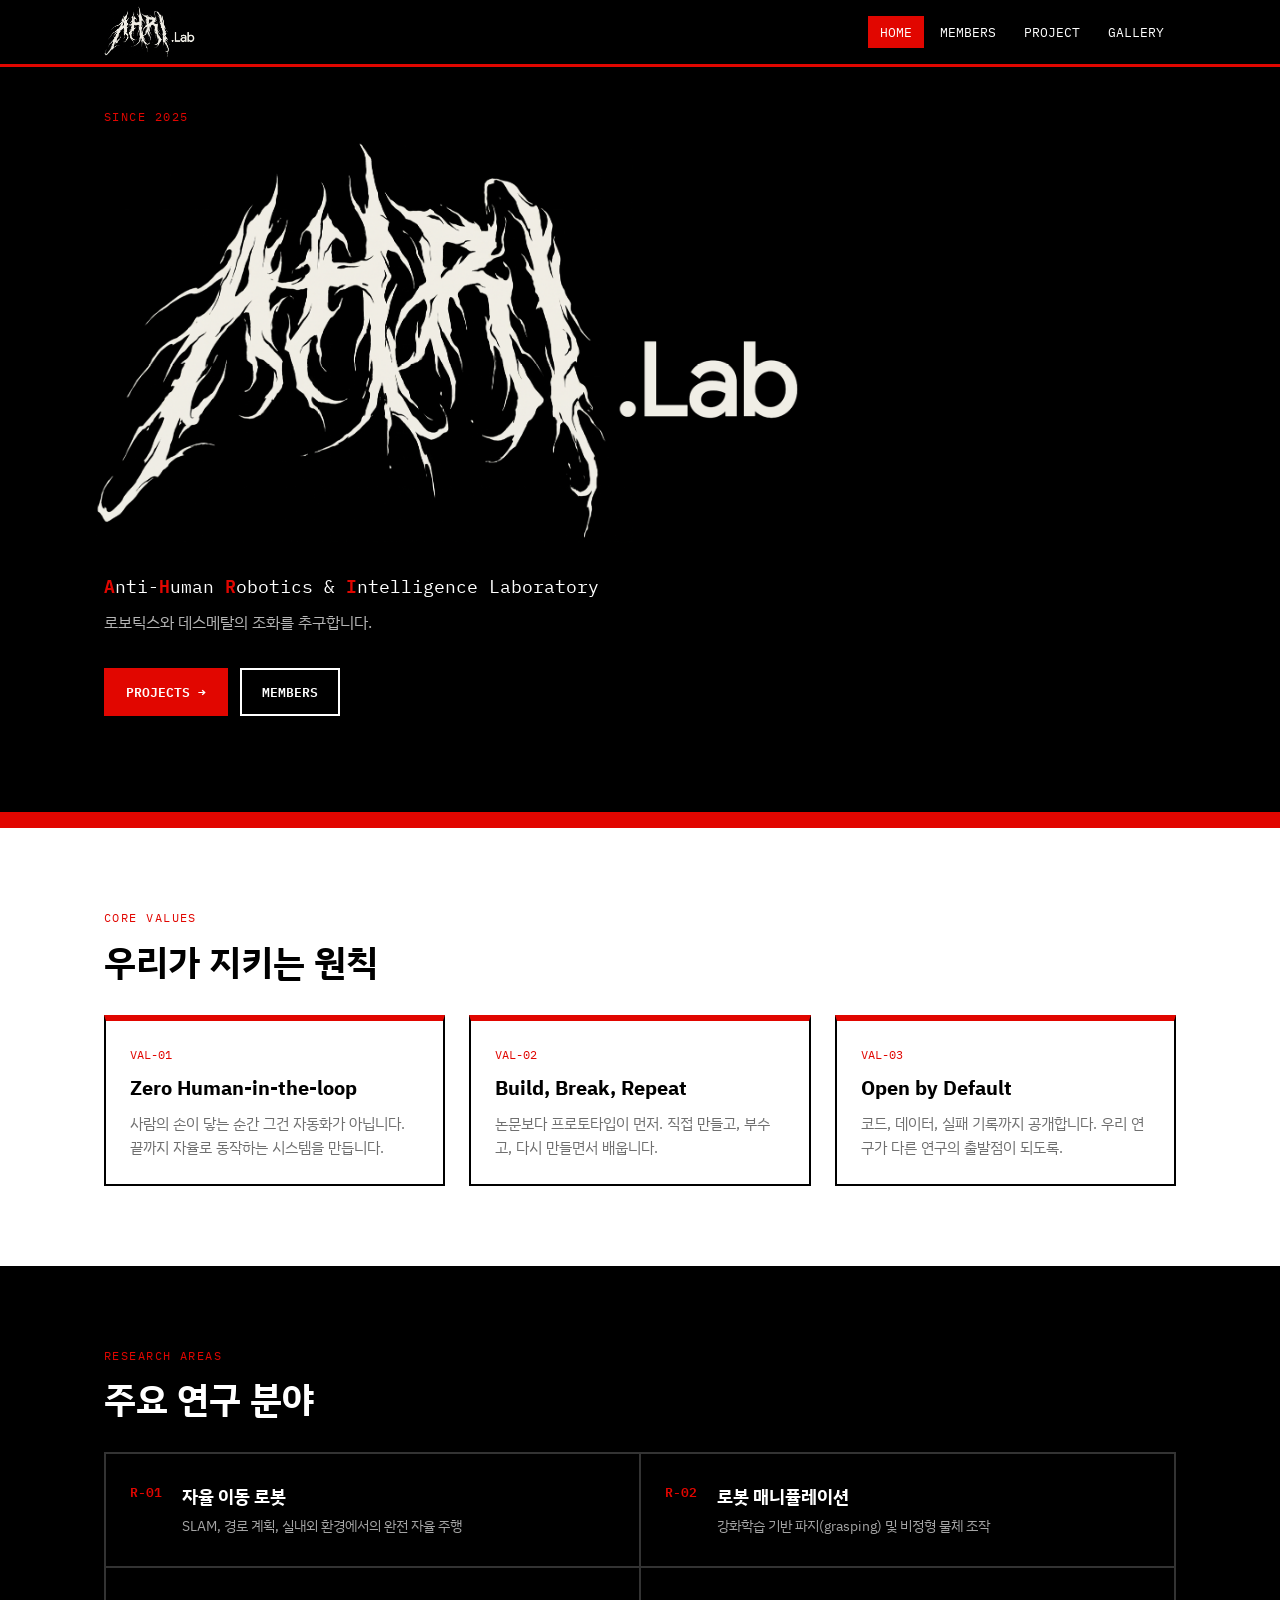
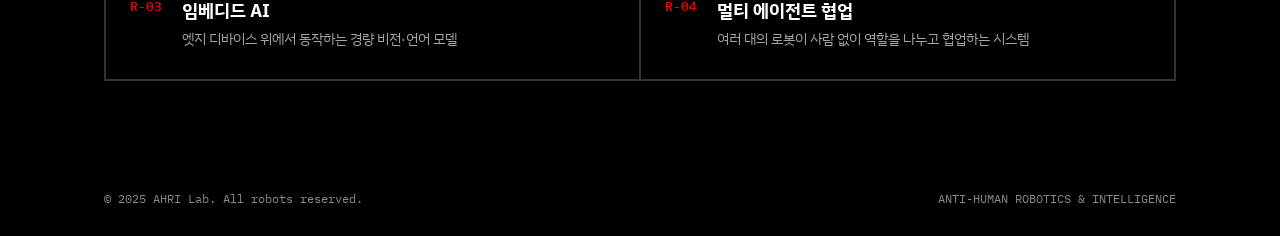
<file: index.html>
<!DOCTYPE html>
<html lang="ko">
<head>
<meta charset="UTF-8">
<meta name="viewport" content="width=device-width, initial-scale=1">
<title>AHRI Lab</title>
<link rel="icon" type="image/png" href="logo-sm.png">
<link rel="preconnect" href="https://fonts.googleapis.com">
<link rel="preconnect" href="https://fonts.gstatic.com" crossorigin>
<link href="https://fonts.googleapis.com/css2?family=IBM+Plex+Mono:wght@400;600&family=IBM+Plex+Sans+KR:wght@400;600;700&display=swap" rel="stylesheet">
<link rel="stylesheet" href="style.css">
</head>
<body>

<header>
  <div class="wrap">
    <a href="index.html" class="logo"><img src="logo-sm.png" alt="AHRI.Lab"></a>
    <nav>
      <a href="index.html" aria-current="page">Home</a>
      <a href="members.html">Members</a>
      <a href="project.html">Project</a>
      <a href="gallery.html">Gallery</a>
    </nav>
  </div>
</header>

<main>
  <section class="hero">
    <div class="wrap">
      <div class="label">Since 2025</div>
      <h1><img src="logo.png" alt="AHRI.Lab"></h1>
      <p class="full"><b>A</b>nti-<b>H</b>uman <b>R</b>obotics &amp; <b>I</b>ntelligence Laboratory</p>
      <p class="lead">로보틱스와 데스메탈의 조화를 추구합니다.</p>
      <div class="cta">
        <a href="project.html" class="btn primary">Projects →</a>
        <a href="members.html" class="btn">Members</a>
      </div>
    </div>
    <div class="bar"></div>
  </section>

  <section>
    <div class="wrap">
      <div class="label">Core Values</div>
      <h2>우리가 지키는 원칙</h2>
      <div class="grid values">
        <div class="box value"><div class="no">VAL-01</div><h3>Zero Human-in-the-loop</h3><p>사람의 손이 닿는 순간 그건 자동화가 아닙니다. 끝까지 자율로 동작하는 시스템을 만듭니다.</p></div>
        <div class="box value"><div class="no">VAL-02</div><h3>Build, Break, Repeat</h3><p>논문보다 프로토타입이 먼저. 직접 만들고, 부수고, 다시 만들면서 배웁니다.</p></div>
        <div class="box value"><div class="no">VAL-03</div><h3>Open by Default</h3><p>코드, 데이터, 실패 기록까지 공개합니다. 우리 연구가 다른 연구의 출발점이 되도록.</p></div>
      </div>
    </div>
  </section>

  <section class="fields-sec">
    <div class="wrap">
      <div class="label">Research Areas</div>
      <h2>주요 연구 분야</h2>
      <div class="grid fields">
        <div class="field"><span class="code">R-01</span><div><h3>자율 이동 로봇</h3><p>SLAM, 경로 계획, 실내외 환경에서의 완전 자율 주행</p></div></div>
        <div class="field"><span class="code">R-02</span><div><h3>로봇 매니퓰레이션</h3><p>강화학습 기반 파지(grasping) 및 비정형 물체 조작</p></div></div>
        <div class="field"><span class="code">R-03</span><div><h3>임베디드 AI</h3><p>엣지 디바이스 위에서 동작하는 경량 비전·언어 모델</p></div></div>
        <div class="field"><span class="code">R-04</span><div><h3>멀티 에이전트 협업</h3><p>여러 대의 로봇이 사람 없이 역할을 나누고 협업하는 시스템</p></div></div>
      </div>
    </div>
  </section>
</main>

<footer>
  <div class="wrap">
    <span>© 2025 AHRI Lab. All robots reserved.</span>
    <span>ANTI-HUMAN ROBOTICS &amp; INTELLIGENCE</span>
  </div>
</footer>
</body>
</html>
</file>
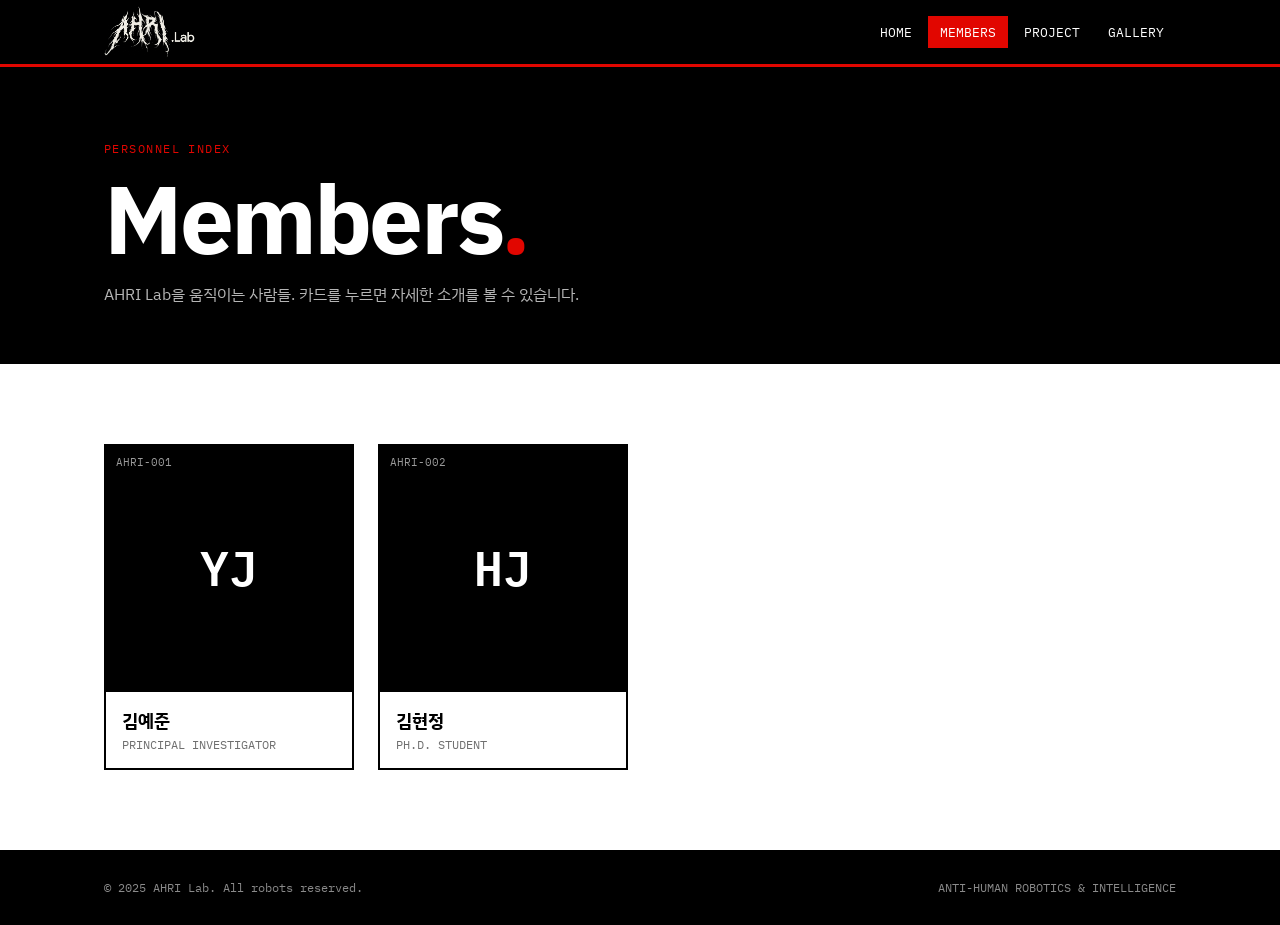
<file: members.html>
<!DOCTYPE html>
<html lang="ko">
<head>
<meta charset="UTF-8">
<meta name="viewport" content="width=device-width, initial-scale=1">
<title>AHRI Lab</title>
<link rel="icon" type="image/png" href="logo-sm.png">
<link rel="preconnect" href="https://fonts.googleapis.com">
<link rel="preconnect" href="https://fonts.gstatic.com" crossorigin>
<link href="https://fonts.googleapis.com/css2?family=IBM+Plex+Mono:wght@400;600&family=IBM+Plex+Sans+KR:wght@400;600;700&display=swap" rel="stylesheet">
<link rel="stylesheet" href="style.css">
</head>
<body>

<header>
  <div class="wrap">
    <a href="index.html" class="logo"><img src="logo-sm.png" alt="AHRI.Lab"></a>
    <nav>
      <a href="index.html">Home</a>
      <a href="members.html" aria-current="page">Members</a>
      <a href="project.html">Project</a>
      <a href="gallery.html">Gallery</a>
    </nav>
  </div>
</header>

<main>
  <div class="page-head">
    <div class="wrap">
      <div class="label">Personnel Index</div>
      <h1>Members<span>.</span></h1>
      <p>AHRI Lab을 움직이는 사람들. 카드를 누르면 자세한 소개를 볼 수 있습니다.</p>
    </div>
  </div>
  <section>
    <div class="wrap">
      <div class="grid members" id="member-grid"></div>
    </div>
  </section>
</main>

<dialog id="member-dialog" aria-labelledby="dlg-name">
  <div class="dlg-head"><span id="dlg-id"></span><button type="button" onclick="this.closest('dialog').close()" aria-label="닫기">✕</button></div>
  <div class="dlg-body">
    <div class="top">
      <div class="avatar" id="dlg-avatar"></div>
      <div><h3 id="dlg-name"></h3><div class="mono" id="dlg-role" style="font-size:13px;color:var(--gray)"></div></div>
    </div>
    <p id="dlg-bio"></p>
    <div class="tags" id="dlg-tags"></div>
    <div class="links">
      <a id="dlg-gh" target="_blank" rel="noopener">GitHub ↗</a>
      <a id="dlg-yt" class="yt" target="_blank" rel="noopener">YouTube ↗</a>
    </div>
  </div>
</dialog>

<script>
  // 멤버 정보는 여기만 수정하면 됩니다.
  const members = [
    { name: "김예준", en: "YJ", role: "Principal Investigator", bio: "군복무 중", tags: ["Robotics", "Control"], github: "https://github.com/8p4dev", youtube: "https://www.youtube.com/@rob8p4dev" },
    { name: "김현정", en: "HJ", role: "Ph.D. Student", bio: "멀티 에이전트 강화학습을 연구합니다.", tags: ["MARL", "Drone", "C++"], github: "https://github.com/zheld06" },
  ];

  const $ = id => document.getElementById(id);
  const dlg = $("member-dialog");

  members.forEach((m, i) => {
    const id = "AHRI-" + String(i + 1).padStart(3, "0");
    const card = document.createElement("button");
    card.type = "button";
    card.className = "box card";
    card.innerHTML = `<div class="avatar"><span class="id"></span></div><div class="meta"><div class="name"></div><div class="role"></div></div>`;
    card.querySelector(".avatar").prepend(m.en);
    card.querySelector(".id").textContent = id;
    card.querySelector(".name").textContent = m.name;
    card.querySelector(".role").textContent = m.role;
    card.onclick = () => {
      $("dlg-id").textContent = "PERSONNEL FILE / " + id;
      $("dlg-avatar").textContent = m.en;
      $("dlg-name").textContent = m.name;
      $("dlg-role").textContent = m.role;
      $("dlg-bio").textContent = m.bio;
      $("dlg-tags").replaceChildren(...m.tags.map(t => Object.assign(document.createElement("span"), { className: "tag", textContent: t })));
      $("dlg-gh").href = m.github;
      $("dlg-yt").href = m.youtube || "";
      $("dlg-yt").hidden = !m.youtube;
      dlg.showModal();
    };
    $("member-grid").append(card);
  });

  // 바깥(backdrop) 클릭 시 닫기
  dlg.addEventListener("click", e => { if (e.target === dlg) dlg.close(); });
</script>

<footer>
  <div class="wrap">
    <span>© 2025 AHRI Lab. All robots reserved.</span>
    <span>ANTI-HUMAN ROBOTICS &amp; INTELLIGENCE</span>
  </div>
</footer>
</body>
</html>
</file>
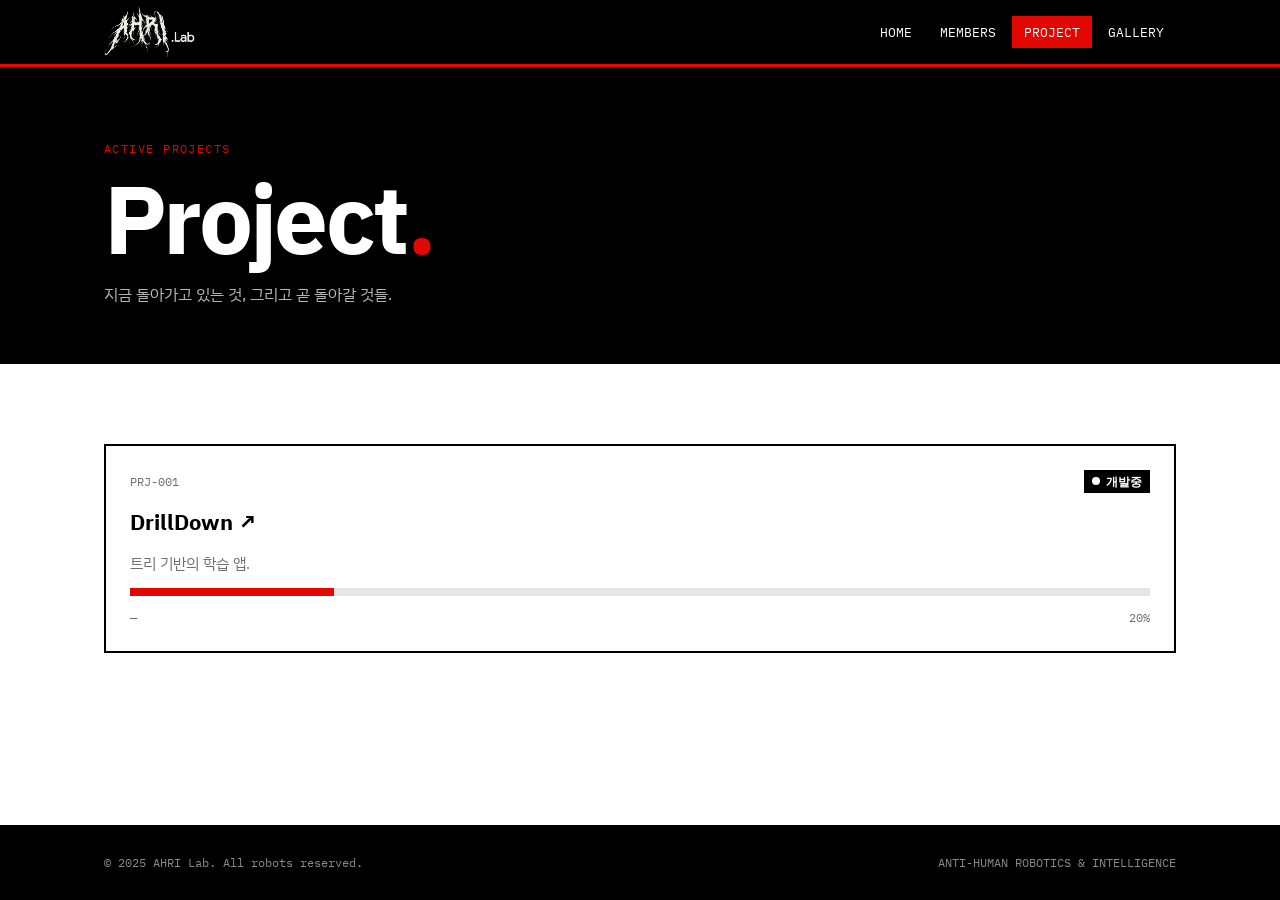
<file: project.html>
<!DOCTYPE html>
<html lang="ko">
<head>
<meta charset="UTF-8">
<meta name="viewport" content="width=device-width, initial-scale=1">
<title>AHRI Lab</title>
<link rel="icon" type="image/png" href="logo-sm.png">
<link rel="preconnect" href="https://fonts.googleapis.com">
<link rel="preconnect" href="https://fonts.gstatic.com" crossorigin>
<link href="https://fonts.googleapis.com/css2?family=IBM+Plex+Mono:wght@400;600&family=IBM+Plex+Sans+KR:wght@400;600;700&display=swap" rel="stylesheet">
<link rel="stylesheet" href="style.css">
</head>
<body>

<header>
  <div class="wrap">
    <a href="index.html" class="logo"><img src="logo-sm.png" alt="AHRI.Lab"></a>
    <nav>
      <a href="index.html">Home</a>
      <a href="members.html">Members</a>
      <a href="project.html" aria-current="page">Project</a>
      <a href="gallery.html">Gallery</a>
    </nav>
  </div>
</header>

<main>
  <div class="page-head">
    <div class="wrap">
      <div class="label">Active Projects</div>
      <h1>Project<span>.</span></h1>
      <p>지금 돌아가고 있는 것, 그리고 곧 돌아갈 것들.</p>
    </div>
  </div>
  <section>
    <div class="wrap">
      <div class="grid projects">
        <article class="box project">
          <div class="row"><span>PRJ-001</span><span class="status dev">개발중</span></div>
          <h3><a href="https://github.com/8p4dev/DrillDown" target="_blank" rel="noopener">DrillDown ↗</a></h3>
          <p>트리 기반의 학습 앱.</p>
          <div class="progress" title="진행률 20%"><i style="width:20%"></i></div>
          <div class="row"><span data-gh-langs="8p4dev/DrillDown">—</span><span>20%</span></div>
        </article>
      </div>
    </div>
  </section>
</main>

<script>
  // 스택은 GitHub 저장소 언어 정보에서 자동으로 가져옵니다.
  document.querySelectorAll("[data-gh-langs]").forEach(el =>
    fetch(`https://api.github.com/repos/${el.dataset.ghLangs}/languages`)
      .then(r => r.ok ? r.json() : Promise.reject())
      .then(l => { const k = Object.keys(l); if (k.length) el.textContent = k.join(" · "); })
      .catch(() => {}));
</script>

<footer>
  <div class="wrap">
    <span>© 2025 AHRI Lab. All robots reserved.</span>
    <span>ANTI-HUMAN ROBOTICS &amp; INTELLIGENCE</span>
  </div>
</footer>
</body>
</html>
</file>
<file: style.css>
:root {
  --black: #000000;
  --white: #ffffff;
  --red: #e10600;
  --gray: #6f6f6f;
  --mono: "IBM Plex Mono", ui-monospace, monospace;
  --sans: "IBM Plex Sans KR", system-ui, sans-serif;
}
* { box-sizing: border-box; margin: 0; padding: 0; }
body { font-family: var(--sans); color: var(--black); background: var(--white); line-height: 1.6; display: flex; flex-direction: column; min-height: 100vh; }
main { flex: 1; }
a { color: inherit; }
.wrap { max-width: 1120px; margin: 0 auto; padding: 0 24px; }
.mono { font-family: var(--mono); }

/* ---------- Header ---------- */
header { position: sticky; top: 0; z-index: 10; background: var(--black); color: var(--white); border-bottom: 3px solid var(--red); }
header .wrap { display: flex; align-items: center; justify-content: space-between; height: 64px; gap: 16px; }
.logo { display: flex; align-items: center; gap: 10px; text-decoration: none; font-weight: 700; letter-spacing: .02em; }
.logo img { height: 52px; display: block; }
nav { display: flex; gap: 4px; overflow-x: auto; }
nav a { font-family: var(--mono); font-size: 13px; line-height: 1; text-decoration: none; text-transform: uppercase; padding: 0 12px; height: 32px; display: flex; align-items: center; white-space: nowrap; }
nav a:hover { color: var(--red); }
nav a[aria-current="page"] { background: var(--red); color: var(--white); }

/* ---------- Common ---------- */
section { padding: 80px 0; }
.label { font-family: var(--mono); font-size: 12px; text-transform: uppercase; letter-spacing: .12em; color: var(--red); margin-bottom: 12px; }
h2 { font-size: clamp(26px, 3.5vw, 36px); line-height: 1.2; margin-bottom: 32px; }
.box { border: 2px solid var(--black); background: var(--white); }
.grid { display: grid; gap: 24px; }

.page-head { background: var(--black); color: var(--white); padding: 72px 0 56px; }
.page-head h1 { font-size: clamp(44px, 8vw, 96px); line-height: 1; letter-spacing: -.03em; }
.page-head h1 span { color: var(--red); }
.page-head p { color: #b5b5b5; margin-top: 16px; max-width: 560px; }

/* ---------- Home ---------- */
.hero { background: var(--black); color: var(--white); padding: 40px 0 0; }
.hero h1 img { width: auto; max-width: min(100%, 880px); max-height: 45vh; display: block; margin-left: -12px; }
.hero .full { font-family: var(--mono); font-size: clamp(14px, 2vw, 18px); margin: 28px 0 8px; }
.hero .full b { color: var(--red); font-weight: 600; }
.hero p.lead { max-width: 560px; color: #b5b5b5; }
.hero .bar { height: 16px; background: var(--red); margin-top: 96px; }
.hero .cta { display: flex; gap: 12px; margin-top: 32px; flex-wrap: wrap; }
.btn { font-family: var(--mono); font-size: 13px; font-weight: 600; text-decoration: none; text-transform: uppercase; padding: 12px 20px; border: 2px solid var(--white); }
.btn.primary { background: var(--red); border-color: var(--red); }
.btn:hover { background: var(--white); color: var(--black); border-color: var(--white); }

.values { grid-template-columns: repeat(3, minmax(0, 1fr)); }
.value, .field { overflow-wrap: anywhere; }
.value { padding: 24px; border-top: 6px solid var(--red); }
.value .no { font-family: var(--mono); font-size: 12px; color: var(--red); }
.value h3 { font-size: 20px; margin: 8px 0; }
.value p { color: var(--gray); font-size: 15px; }
.fields-sec { background: var(--black); color: var(--white); }
.fields { grid-template-columns: repeat(2, minmax(0, 1fr)); gap: 2px; background: #333; border: 2px solid #333; }
.field { display: flex; gap: 20px; padding: 28px 24px; background: var(--black); }
.field .code { font-family: var(--mono); font-size: 13px; font-weight: 600; color: var(--red); }
.field h3 { font-size: 18px; margin-bottom: 4px; }
.field p { font-size: 14px; color: #a5a5a5; }

/* ---------- Members ---------- */
.members { grid-template-columns: repeat(auto-fill, minmax(220px, 1fr)); }
.card { text-align: left; font: inherit; color: inherit; cursor: pointer; transition: transform .15s, box-shadow .15s; }
.card:hover, .card:focus-visible { transform: translate(-4px, -4px); box-shadow: 6px 6px 0 var(--red); outline: none; }
.avatar { aspect-ratio: 1; display: grid; place-items: center; background: var(--black); color: var(--white); font-family: var(--mono); font-size: 48px; font-weight: 600; position: relative; }
.card .avatar { border-bottom: 2px solid var(--black); }
.card:hover .avatar { background: var(--red); }
.avatar .id { position: absolute; top: 8px; left: 10px; font-size: 11px; font-weight: 400; color: #9a9a9a; }
.card .meta { padding: 14px 16px; }
.card .name { font-weight: 700; font-size: 18px; }
.card .role { font-family: var(--mono); font-size: 12px; color: var(--gray); text-transform: uppercase; }

dialog { margin: auto; width: min(520px, calc(100% - 32px)); padding: 0; border: 2px solid var(--black); background: var(--white); color: var(--black); box-shadow: 10px 10px 0 var(--red); }
dialog::backdrop { background: rgba(0,0,0,.7); }
.dlg-head { display: flex; justify-content: space-between; align-items: center; padding: 10px 16px; background: var(--black); color: var(--white); font-family: var(--mono); font-size: 12px; }
.dlg-head button { background: none; border: 0; color: inherit; font: inherit; cursor: pointer; font-size: 16px; }
.dlg-head button:hover { color: var(--red); }
.dlg-body { padding: 28px; }
.dlg-body .top { display: flex; gap: 20px; align-items: center; margin-bottom: 20px; }
.dlg-body .avatar { width: 88px; font-size: 28px; background: var(--red); }
.dlg-body h3 { font-size: 24px; }
.dlg-body .tags { display: flex; flex-wrap: wrap; gap: 6px; margin: 16px 0 24px; }
.tag { font-family: var(--mono); font-size: 12px; border: 1.5px solid var(--black); padding: 2px 8px; }
.links { display: flex; gap: 12px; }
.links a { flex: 1; text-align: center; text-decoration: none; font-family: var(--mono); font-size: 13px; font-weight: 600; padding: 10px; border: 2px solid var(--black); }
.links a:hover { background: var(--black); color: var(--white); }
.links a.yt:hover { background: var(--red); border-color: var(--red); }

/* ---------- Projects ---------- */
.projects { grid-template-columns: repeat(auto-fit, minmax(320px, 1fr)); }
.project { padding: 24px; display: flex; flex-direction: column; gap: 12px; }
.project .row { display: flex; justify-content: space-between; align-items: center; font-family: var(--mono); font-size: 12px; color: var(--gray); }
.status { display: inline-flex; align-items: center; gap: 6px; font-weight: 600; text-transform: uppercase; padding: 2px 8px; }
.status::before { content: ""; width: 8px; height: 8px; border-radius: 50%; background: currentColor; }
.status.live { background: var(--red); color: var(--white); }
.status.live::before { animation: blink 1.4s infinite; }
.status.dev { background: var(--black); color: var(--white); }
@keyframes blink { 50% { opacity: .2; } }
.project h3 { font-size: 22px; }
.project p { color: var(--gray); font-size: 15px; flex: 1; }
.progress { height: 8px; background: #e5e5e5; }
.progress i { display: block; height: 100%; background: var(--red); }

/* ---------- Gallery ---------- */
.gallery { grid-template-columns: repeat(auto-fill, minmax(300px, 1fr)); }
.post figure { aspect-ratio: 4/3; border-bottom: 2px solid var(--black); overflow: hidden; position: relative; background: var(--black); }
.post img { width: 100%; height: 100%; object-fit: cover; display: block; }
.post figcaption { position: absolute; left: 0; bottom: 0; background: var(--red); color: var(--white); font-family: var(--mono); font-size: 11px; padding: 3px 8px; }
.slides button { position: absolute; top: 50%; transform: translateY(-50%); width: 40px; height: 56px; border: 0; background: rgba(0,0,0,.6); color: var(--white); font-size: 28px; cursor: pointer; opacity: 0; transition: opacity .2s; }
.slides .prev { left: 0; }
.slides .next { right: 0; }
.slides:hover button, .slides button:focus-visible { opacity: 1; }
.slides button:hover { background: var(--red); }
@media (hover: none) { .slides button { opacity: 1; } }
.project h3 a { text-decoration: none; }
.project h3 a:hover { color: var(--red); }
.post .body { padding: 18px 20px 22px; }
.post time { font-family: var(--mono); font-size: 12px; color: var(--red); }
.post h3 { font-size: 18px; margin: 4px 0 8px; }
.post p { font-size: 14px; color: var(--gray); }

footer { background: var(--black); color: #8a8a8a; padding: 28px 0; font-family: var(--mono); font-size: 12px; }
footer .wrap { display: flex; justify-content: space-between; flex-wrap: wrap; gap: 8px; }

@media (max-width: 640px) {
  .logo img { height: 44px; }
  nav a { padding: 0 8px; font-size: 12px; }
  section { padding: 56px 0; }
  .values { gap: 8px; }
  .value { padding: 12px 10px; }
  .value h3 { font-size: 14px; }
  .value p { font-size: 12px; }
  .field { flex-direction: column; gap: 6px; padding: 16px 12px; }
  .field h3 { font-size: 15px; }
  .field p { font-size: 12px; }
}

/* ---------- Micro-interactions ---------- */
:focus-visible { outline: 2px solid var(--red); outline-offset: 2px; }
@view-transition { navigation: auto; }
header { view-transition-name: header; }
nav a[aria-current="page"] { view-transition-name: nav-active; }
::view-transition-group(nav-active) { animation-duration: .35s; animation-timing-function: cubic-bezier(.2, .8, .2, 1); }
/* 폭이 다른 박스(HOME↔MEMBERS) 사이에서 스냅샷이 비율대로 늘어나 높이가 튀는 것 방지: 그룹이 빨간 박스를 그리고 글자는 원본 크기로 가운데 */
::view-transition-group(nav-active) { background: var(--red); }
::view-transition-old(nav-active), ::view-transition-new(nav-active) { width: 100%; height: 100%; object-fit: none; }
nav a { position: relative; transition: color .15s; }
nav a::after { content: ""; position: absolute; left: 12px; right: 12px; bottom: 2px; height: 2px; background: var(--red); transform: scaleX(0); transform-origin: left; transition: transform .2s; }
nav a:hover::after { transform: scaleX(1); }
nav a[aria-current="page"]::after { display: none; }
.btn, .links a { transition: background .15s, color .15s, border-color .15s, transform .15s, box-shadow .15s; }
.btn:hover { transform: translate(-3px, -3px); box-shadow: 4px 4px 0 var(--red); }
.btn.primary:hover { box-shadow: 4px 4px 0 var(--white); }
.btn:active, .links a:active, .card:active { transform: translate(0, 0); box-shadow: none; }
.value, .project, .post { transition: transform .15s, box-shadow .15s; }
.value:hover, .project:hover, .post:hover { transform: translate(-4px, -4px); box-shadow: 6px 6px 0 var(--red); }
.card .avatar { transition: background .15s; }
.field { transition: background .2s; }
.field .code { transition: transform .2s; }
.field:hover { background: #111; }
.field:hover .code { transform: translateX(4px); }
.post img { transition: transform .4s; }
.post:hover img { transform: scale(1.04); }
.progress i { animation: grow 1s ease-out both; }
@keyframes grow { from { width: 0; } }
dialog[open] { animation: pop .2s ease-out; }
dialog[open]::backdrop { animation: fade .2s ease-out; }
@keyframes pop { from { opacity: 0; transform: translateY(12px) scale(.97); } }
@keyframes fade { from { opacity: 0; } }
.hero .wrap > * { animation: rise .5s ease-out both; }
.hero .wrap > :nth-child(2) { animation-delay: .08s; }
.hero .wrap > :nth-child(3) { animation-delay: .16s; }
.hero .wrap > :nth-child(4) { animation-delay: .24s; }
.hero .wrap > :nth-child(5) { animation-delay: .32s; }
@keyframes rise { from { opacity: 0; transform: translateY(16px); } }
@media (prefers-reduced-motion: reduce) { * { animation: none !important; transition: none !important; } }
</file>
